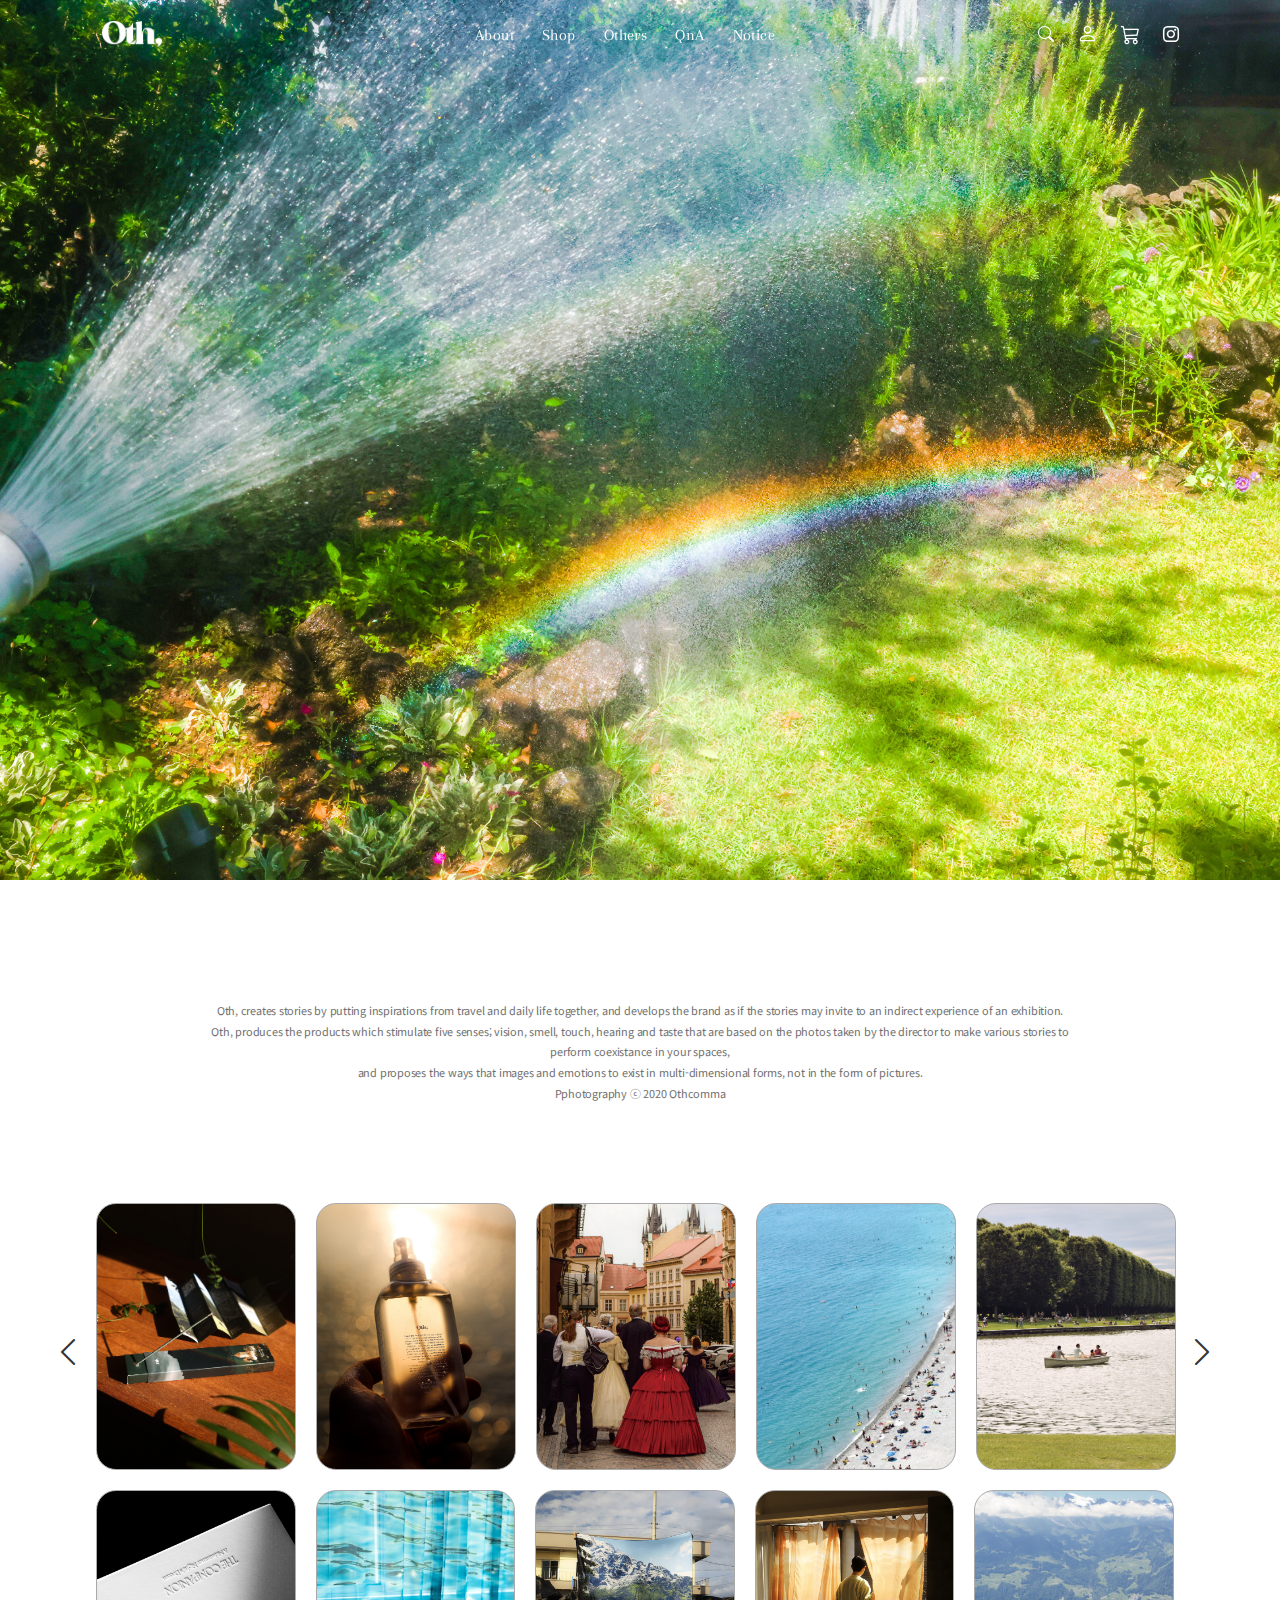
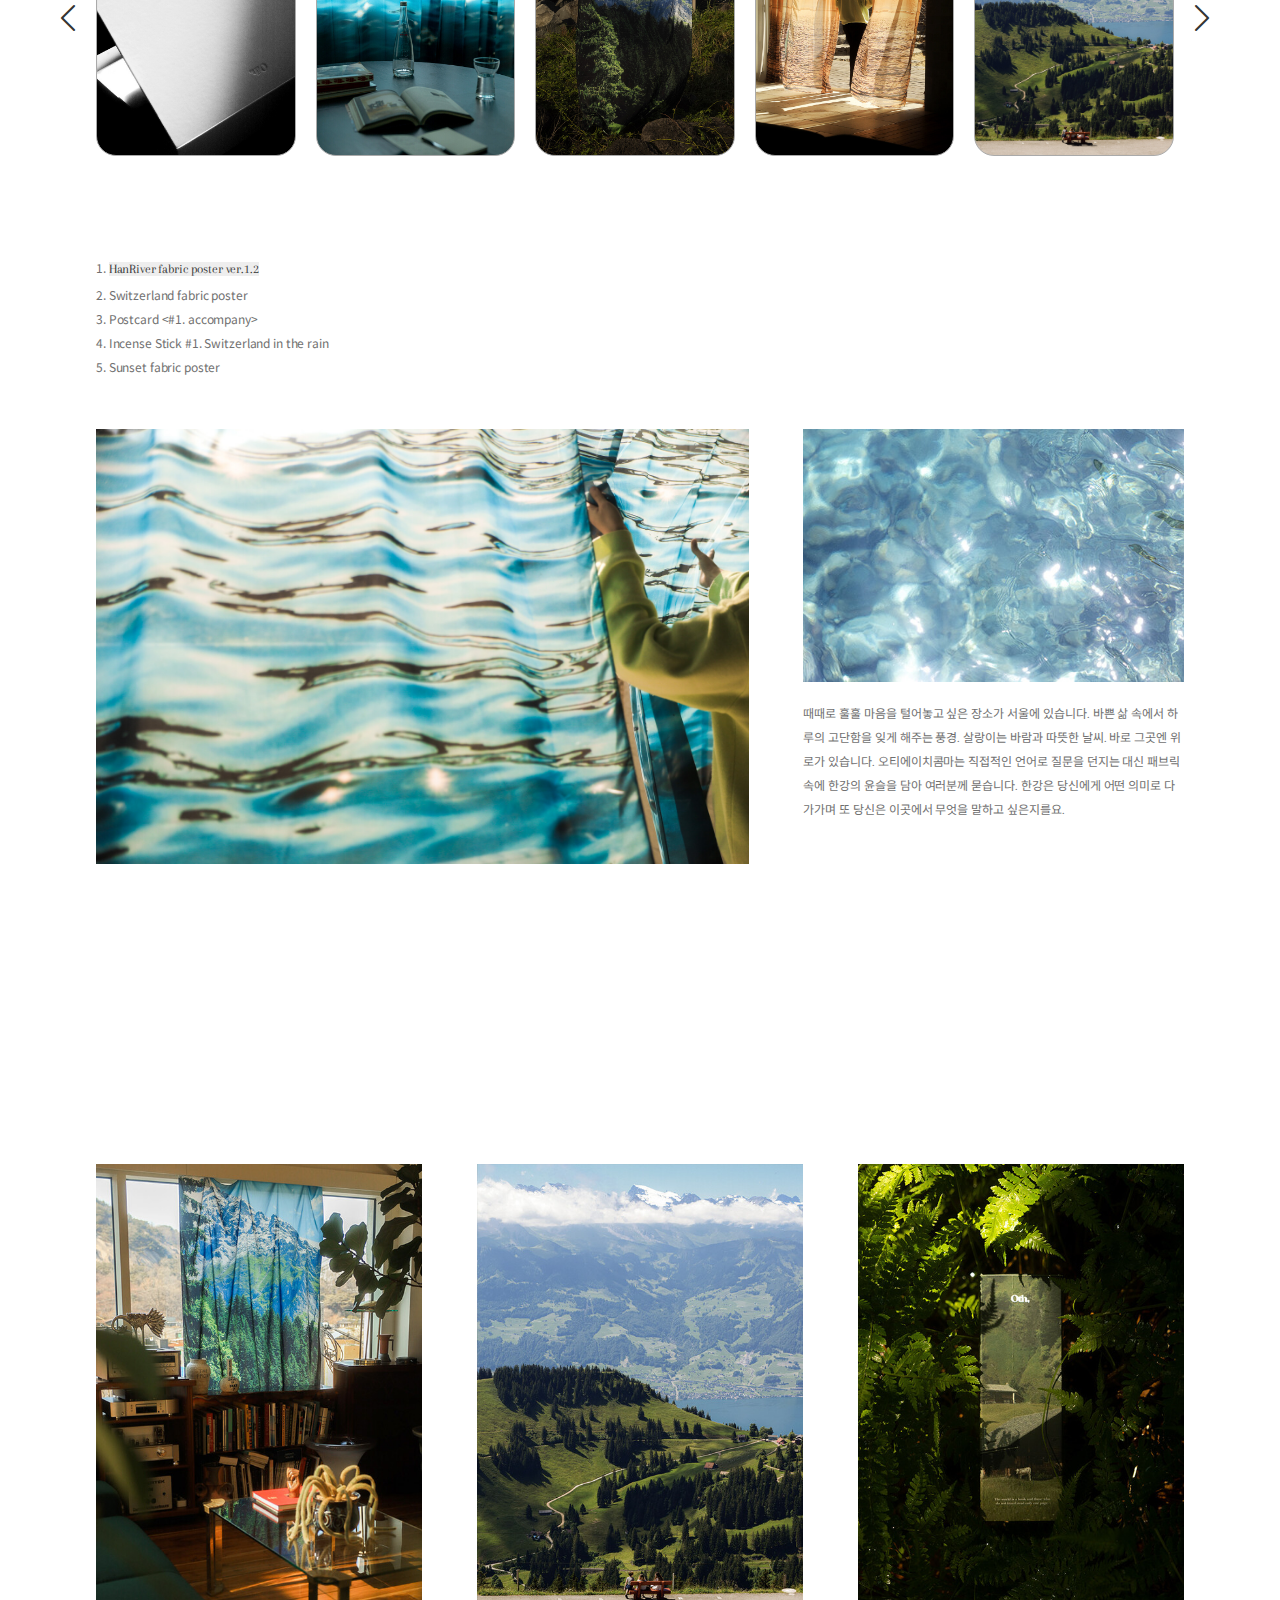
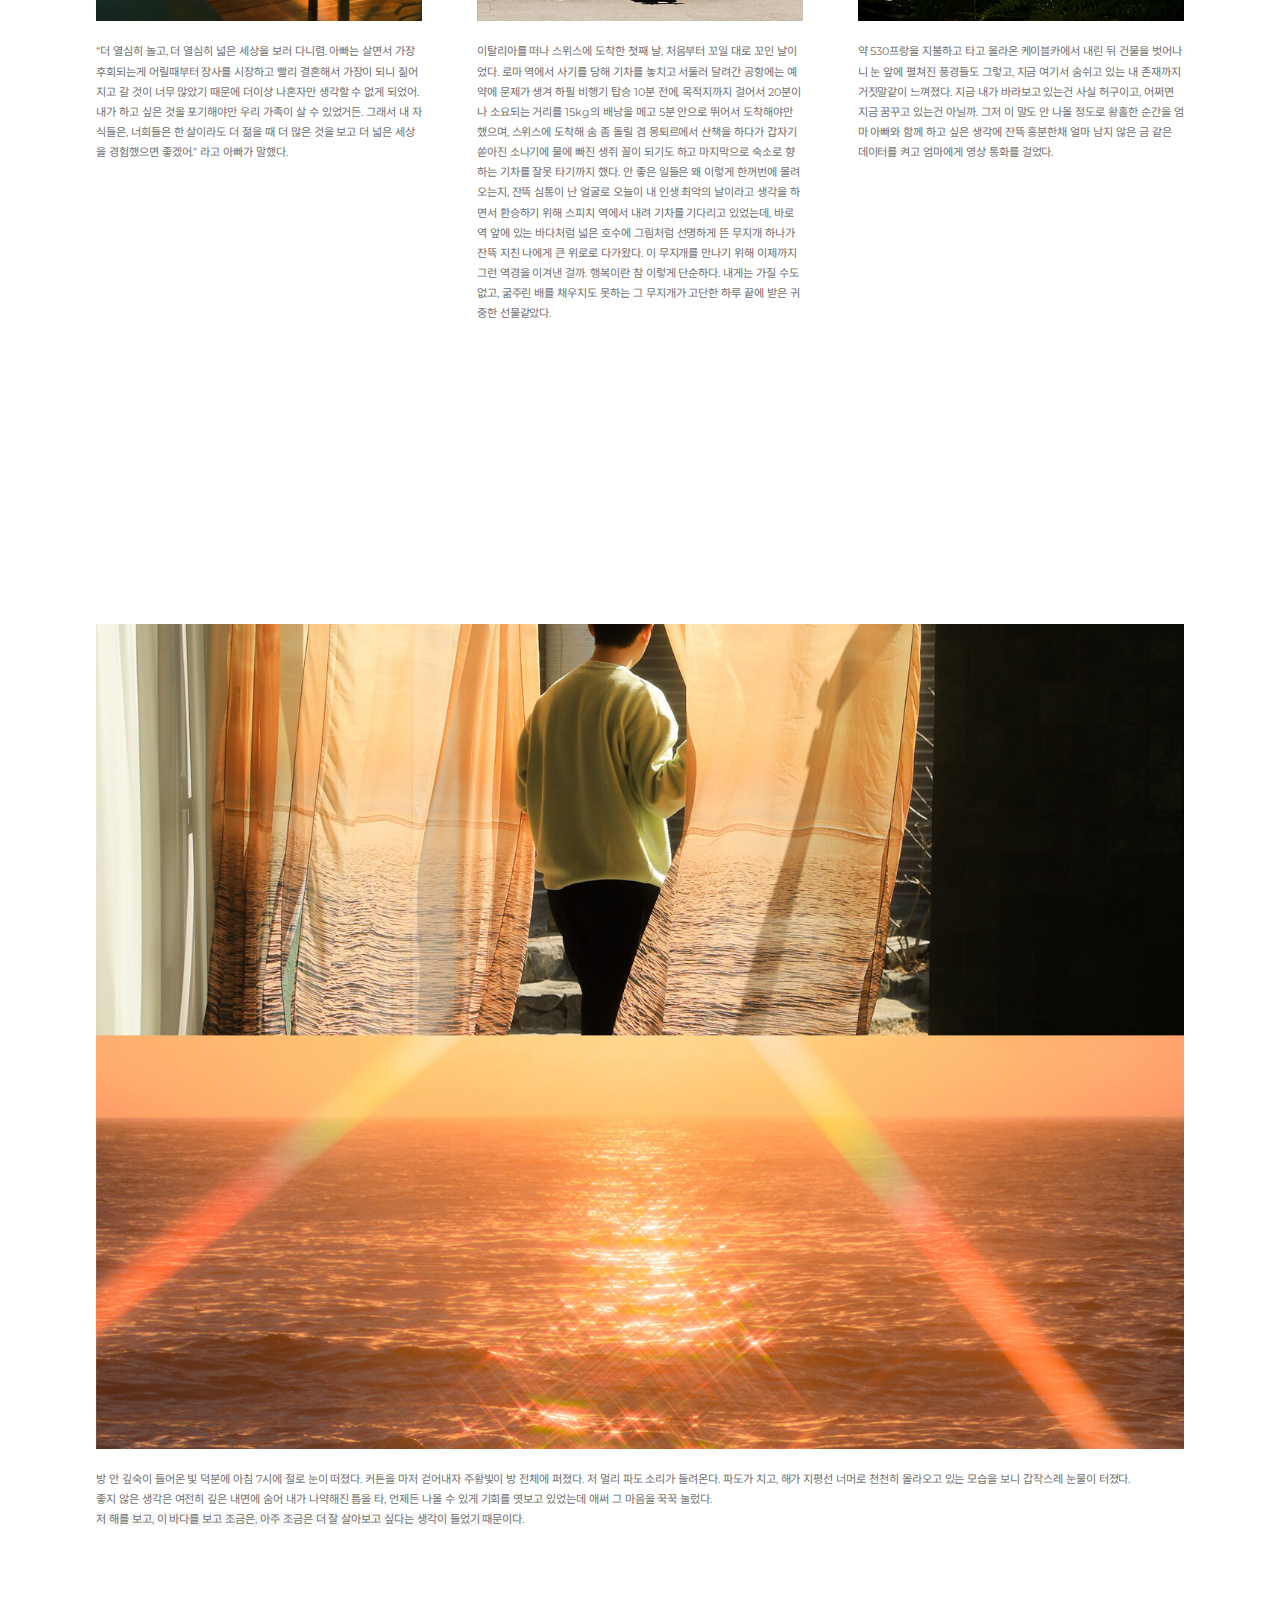
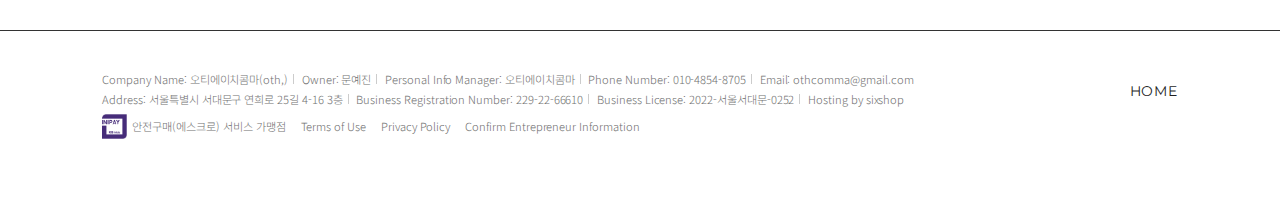
<file: index.html>
<!DOCTYPE html>
<html lang="ko">
<head>
  <meta charset="UTF-8">
  <meta name="viewport" content="width=device-width, initial-scale=1.0">
  <meta property="og:url" content="https://jiyxxn.github.io/Oth,/">
  <meta property="og:title" content="Oth,">
  <meta property="og:type" content="website">
  <meta property="og:image" content="./images/logo_img_black.jpg">
  <meta property="og:description" content="김지윤 포트폴리오">
  <title>Oth,</title>

  <link rel="stylesheet" href="https://cdn.jsdelivr.net/npm/bootstrap-icons@1.7.1/font/bootstrap-icons.css">
  <link rel="preconnect" href="https://fonts.googleapis.com">
  <link rel="preconnect" href="https://fonts.gstatic.com" crossorigin>
  <!-- Montserrat -->
  <link href="https://fonts.googleapis.com/css2?family=Montserrat:wght@300;400;500;600&display=swap" rel="stylesheet">
  <link rel="stylesheet" href="css/reset.css">
  <link rel="stylesheet" href="css/main.css">
  <script defer src="js/main.js"></script>

</head>
<body>
<div id="wrap">
  <header id="header">
    <h1><a href="#">오티에이치컴마</a></h1>
    <nav id="nav">
      <ul>
        <li><a href="#">About</a></li>
        <li><a href="#">Shop</a></li>
        <li><a href="#">Others</a></li>
        <li><a href="#">QnA</a></li>
        <li><a href="#">Notice</a></li>
      </ul>
    </nav>
    <div class="header_right">
      <ul>
        <li><a href="#"><i class="bi bi-search" title="검색"></i></a></li>
        <li><a href="#"><i class="bi bi-person" title="마이페이지"></i></a></li>
        <li><a href="#"><i class="bi bi-cart3" title="장바구니"></i></a></li>
        <li><a href="#"><i class="bi bi-instagram" title="Oth, 인스타그램 바로가기"></i></a></li>
      </ul>
    </div>
  </header>
  <hr>
  <!-- //header -->

  <div class="main_visual"></div>
  <hr>
  <!-- //main visual -->

  <main id="main">
    <section class="section0">
      <h2 class="blind">오티에이치컴마 소개글</h2>
      <p>
        Oth, creates stories by putting inspirations from travel and daily life together, and develops the brand as if the stories may invite to an indirect experience of an exhibition. <br/>

        Oth, produces the products which stimulate five senses; vision, smell, touch, hearing and taste that are based on the photos taken by the director to make various stories to perform coexistance in your spaces, <br/>

        and proposes the ways that images and emotions to exist in multi-dimensional forms, not in the form of pictures.<br/>

        Pphotography ⓒ 2020 Othcomma
      </p>
    </section>
    <hr>
    <!-- //section0 -->

    <section class="section1">
      <h2 class="blind">상품 모아보기</h2>
      <div class="prodRow">
        <ul>
          <li>
            <a href="#">
              <!-- <img src="images/product_1.jpg" alt="인센스 스타터팩"> -->
              <ul>
                <li>인센스 스타터팩</li>
                <li>14,000원</li>
              </ul>
            </a>
          </li>
          <li>
            <a href="#">
              <!-- <img src="images/product_2.jpg" alt="젊은 날의 바다"> -->
              <ul>
                <li>젊은 날의 바다</li>
                <li><span class="salePrice">25,200원</span><span class="delPrice">29,000원</span></li>
              </ul>
            </a>
          </li>
          <li>
            <a href="#">
              <!-- <img src="images/product_3.jpg" alt="나른한 프라하의 카페"> -->
              <ul>
                <li>#4. 나른한 프라하의 카페</li>
                <li><span class="salePrice">19,200원</span><span class="delPrice">24,000원</span></li>
              </ul>
            </a>
          </li>
          <li>
            <a href="#">
              <!-- <img src="images/product_4.jpg" alt="찬란한 니스 해변"> -->
              <ul>
                <li>#3. 찬란한 니스 해변</li>
                <li><span class="salePrice">19,200원</span><span class="delPrice">24,000원</span></li>
              </ul>
            </a>
          </li>
          <li>
            <a href="#">
              <!-- <img src="images/product_5.jpg" alt="베르사유 정원에서 피크닉"> -->
              <ul>
                <li>#2. 베르사유 정원에서 피크닉</li>
                <li><span class="salePrice">19,200원</span><span class="delPrice">24,000원</span></li>
              </ul>
            </a>
          </li>
          <li>
            <a href="#">
              <!-- <img src="images/product_14.jpg" alt="비오는 날의 스위스"> -->
              <ul>
                <li>#1. 비오는 날의 스위스</li>
                <li><span class="salePrice">19,200원</span><span class="delPrice">24,000원</span></li>
              </ul>
            </a>
          </li>
        </ul>
      </div>
      <div class="arrow_top">
        <i class="bi bi-chevron-left"></i>
        <i class="bi bi-chevron-right"></i>
      </div>
      <!-- //prodRow1 -->

      <div class="prodRow">
        <ul>
          <li>
            <a href="#">
              <!-- <img src="images/product_6.jpg" alt="The Companion"> -->
              <ul>
                <li class="upperCase">The Companion</li>
                <li><span class="salePrice">33,600원</span><span class="delPrice">42,000원</span></li>
              </ul>
            </a>
          </li>
          <li>
            <a href="#">
              <!-- <img src="images/product_7.jpg" alt="Han River"> -->
              <ul>
                <li>Han River</li>
                <li><span class="salePrice">34,400원</span><span class="delPrice">43,000원</span></li>
              </ul>
            </a>
          </li>
          <li>
            <a href="#">
              <!-- <img src="images/product_8.jpg" alt="Switzerland"> -->
              <ul>
                <li>#4. 나른한 프라하의 카페</li>
                <li><span class="salePrice">52,700원</span><span class="delPrice">62,000원</span></li>
              </ul>
            </a>
          </li>
          <li>
            <a href="#">
              <!-- <img src="images/product_9.jpg" alt="Sunset"> -->
              <ul>
                <li>Sunset</li>
                <li><span class="salePrice">52,700원</span><span class="delPrice">62,000원</span></li>
              </ul>
            </a>
          </li>
          <li>
            <a href="#">
              <!-- <img src="images/product_15.jpg" alt="엽서북 동행"> -->
              <ul>
                <li>엽서북 &lt;1. 동행&gt;</li>
                <li>15,000원</li>
              </ul>
            </a>
          </li>
          <li>
            <a href="#">
              <!-- <img src="images/product_16.jpg" alt="엽서북 내 삶을 지탱해주는 것들"> -->
              <ul>
                <li>엽서북 &lt;2. 내 삶을 지탱해주는 것들&gt;</li>
                <li>15,000원</li>
              </ul>
            </a>
          </li>
          <li>
            <a href="#">
              <!-- <img src="images/product_17.jpg" alt="엽서북 꿈결같던 파도"> -->
              <ul>
                <li>엽서북 &lt;3. 꿈결같던 파도&gt;</li>
                <li>15,000원</li>
              </ul>
            </a>
          </li>
          <li>
            <a href="#">
              <!-- <img src="images/product_18.jpg" alt="엽서북 일기"> -->
              <ul>
                <li>엽서북 &lt;4. 일기&gt;</li>
                <li>15,000원</li>
              </ul>
            </a>
          </li>
          <li>
            <a href="#">
              <!-- <img src="images/product_19.jpg" alt="엽서북 꿈 속에서 보내는 편지"> -->
              <ul>
                <li>엽서북 &lt;5. 꿈 속에서 보내는 편지&gt;</li>
                <li><span class="salePrice">20,425원</span><span class="delPrice">21,500원</span></li>
              </ul>
            </a>
          </li>
          <li>
            <a href="#">
              <!-- <img src="images/product_20.jpg" alt="해무 인센스 홀더"> -->
              <ul>
                <li>해무 인센스 홀더</li>
                <li><span class="salePrice">45,000원</span><span class="delPrice">50,000원</span></li>
              </ul>
            </a>
          </li>
        </ul>
      </div>
      <div class="arrow_bottom">
        <i class="bi bi-chevron-left"></i>
        <i class="bi bi-chevron-right"></i>
      </div>
      <!-- //prodRow2 -->
    </section>
    <hr>
    <!-- // section1 -->

    <section class="section2">
      <h2 class="blind">주요 제품 소개</h2>
      <ol>
        <li>1. <span>HanRiver fabric poster ver.1.2</span></li>
        <li>2. Switzerland fabric poster</li>
        <li>3. Postcard &lt;#1. accompany&gt;</li>
        <li>4. Incense Stick #1. Switzerland in the rain</li>
        <li>5. Sunset fabric poster</li>
      </ol>
      <article class="hanRiver">
        <h3 class="blind">한강의 윤슬</h3>
        <a href="#"><img src="images/middle_img.jpg" alt="한강 패브릭 포스터"></a>
        <ul>
          <li><img src="images/water.jpg" alt="한강의 윤슬"></li>
          <li>
            때때로 훌훌 마음을 털어놓고 싶은 장소가 서울에 있습니다. 바쁜 삶 속에서 하루의 고단함을 잊게 해주는 풍경. 살랑이는 바람과 따뜻한 날씨. 바로 그곳엔 위로가 있습니다. 오티에이치콤마는 직접적인 언어로 질문을 던지는 대신 패브릭 속에 한강의 윤슬을 담아 여러분께 묻습니다. 한강은 당신에게 어떤 의미로 다가가며 또 당신은 이곳에서 무엇을 말하고 싶은지를요.
          </li>
        </ul>
      </article>
      <article class="art_row">
        <h3 class="blind">오티에이치컴마 이야기</h3>
        <ul>
          <li>
            <a href="#"><img src="images/product_11.jpg" alt="Switzerland 패브릭 포스터"></a>
            <p>
              “더 열심히 놀고, 더 열심히 넓은 세상을 보러 다니렴. 아빠는 살면서 가장 후회되는게 어릴때부터 장사를 시장하고 빨리 결혼해서 가장이 되니 짊어지고 갈 것이 너무 많았기 때문에 더이상 나혼자만 생각할 수 없게 되었어. 내가 하고 싶은 것을 포기해야만 우리 가족이 살 수 있었거든. 그래서 내 자식들은, 너희들은 한 살이라도 더 젊을 때 더 많은 것을 보고 더 넓은 세상을 경험했으면 좋겠어.” 라고 아빠가 말했다.
            </p>
          </li>
          <li>
            <a href="#"><img src="images/product_12.jpg" alt="엽서북 동행"></a>
            <p>
              이탈리아를 떠나 스위스에 도착한 첫째 날, 처음부터 꼬일 대로 꼬인 날이었다. 로마 역에서 사기를 당해 기차를 놓치고 서둘러 달려간 공항에는 예약에 문제가 생겨 하필 비행기 탑승 10분 전에, 목적지까지 걸어서 20분이나 소요되는 거리를 15kg의 배낭을 메고 5분 안으로 뛰어서 도착해야만 했으며, 스위스에 도착해 숨 좀 돌릴 겸 몽퇴르에서 산책을 하다가 갑자기 쏟아진 소나기에 물에 빠진 생쥐 꼴이 되기도 하고 마지막으로 숙소로 향하는 기차를 잘못 타기까지 했다. 안 좋은 일들은 왜 이렇게 한꺼번에 몰려오는지, 잔뜩 심통이 난 얼굴로 오늘이 내 인생 최악의 날이라고 생각을 하면서 환승하기 위해 스피치 역에서 내려 기차를 기다리고 있었는데, 바로 역 앞에 있는 바다처럼 넓은 호수에 그림처럼 선명하게 뜬 무지개 하나가 잔뜩 지친 나에게 큰 위로로 다가왔다. 이 무지개를 만나기 위해 이제까지 그런 역경을 이겨낸 걸까. 행복이란 참 이렇게 단순하다. 내게는 가질 수도 없고, 굶주린 배를 채우지도 못하는 그 무지개가 고단한 하루 끝에 받은 귀중한 선물같았다. 
            </p>
          </li>
          <li>
            <a href="#"><img src="images/product_13.jpg" alt="Switzerland in the rain 인센스 스틱"></a>
            <p>
              약 530프랑을 지불하고 타고 올라온 케이블카에서 내린 뒤 건물을 벗어나니 눈 앞에 펼쳐진 풍경들도 그렇고, 지금 여기서 숨쉬고 있는 내 존재까지 거짓말같이 느껴졌다. 지금 내가 바라보고 있는건 사실 허구이고, 어쩌면 지금 꿈꾸고 있는건 아닐까. 그저 이 말도 안 나올 정도로 황홀한 순간을 엄마 아빠와 함께 하고 싶은 생각에 잔뜩 흥분한채 얼마 남지 않은 금 같은 데이터를 켜고 엄마에게 영상 통화를 걸었다.
            </p>
          </li>
        </ul>
      </article>
      <article class="sunset">
        <h3 class="blind">오티에이치컴마 이야기</h3>
        <a href="#"><img src="images/bottom_img.jpg" alt="sunset 패브릭 포스터"></a>
        <p>
          방 안 깊숙이 들어온 빛 덕분에 아침 7시에 절로 눈이 떠졌다. 커튼을 마저 걷어내자 주황빛이 방 전체에 퍼졌다. 저 멀리 파도 소리가 들려온다. 파도가 치고, 해가 지평선 너머로 천천히 올라오고 있는 모습을 보니 갑작스레 눈물이 터졌다.<br>

          좋지 않은 생각은 여전히 깊은 내면에 숨어 내가 나약해진 틈을 타, 언제든 나올 수 있게 기회를 엿보고 있었는데 애써 그 마음을 꾹꾹 눌렀다.<br>

          <span>저 해를 보고, 이 바다를 보고 조금은, 아주 조금은 더 잘 살아보고 싶다는 생각이 들었기 때문이다.</span>
        </p>
      </article>
    </section>
    <hr>
    <!-- //section2 -->
  </main>

  <footer id="footer">
    <address>
      <p>
        <span>Company Name: 오티에이치콤마(oth,)</span>
        <span>Owner: 문예진</span>
        <span>Personal Info Manager: 오티에이치콤마</span>
        <span>Phone Number: 010-4854-8705</span>
        <span>Email: othcomma@gmail.com</span>
      </p>
      <p>
        <span>Address: 서울특별시 서대문구 연희로 25길 4-16 3층</span>
        <span>Business Registration Number: 229-22-66610</span>
        <span>Business License: 2022-서울서대문-0252</span>
        <span>Hosting by sixshop</span>
      </p>
    </address>
    <ul>
      <li><a href="#">안전구매(에스크로) 서비스 가맹점</a></li>
      <li><a href="#">Terms of Use</a></li>
      <li><a href="#">Privacy Policy</a></li>
      <li><a href="#">Confirm Entrepreneur Information</a></li>
    </ul>
    <a href="#">Home</a>
  </footer>
</div>
<!-- //wrap -->
</body>
</html>
</file>
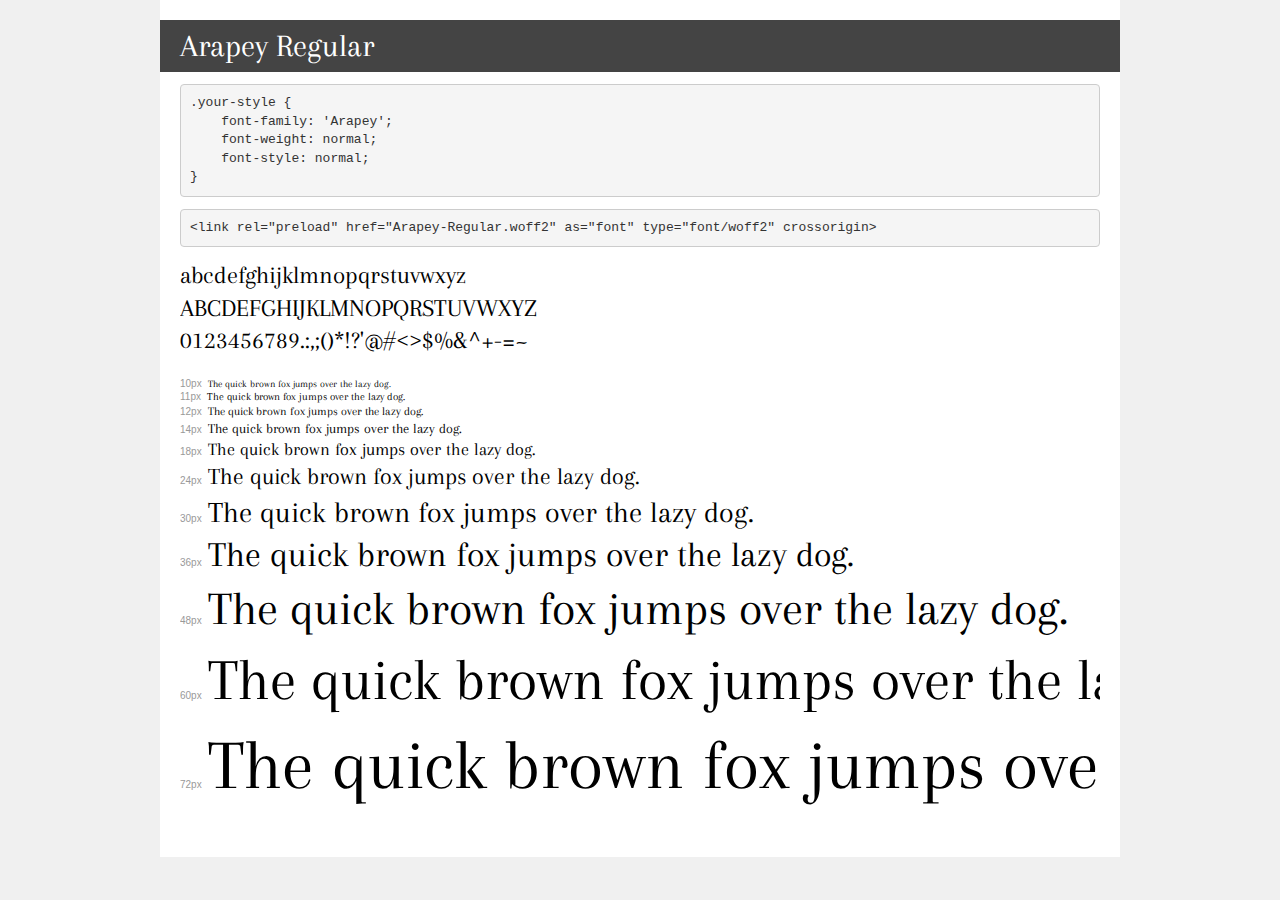
<file: fonts/demo.html>
<!DOCTYPE html>
<html lang="en">
<head>
    <meta charset="utf-8">
    <meta http-equiv="X-UA-Compatible" content="IE=edge">
    <meta name="viewport" content="width=device-width, initial-scale=1">
    <meta name="robots" content="noindex, noarchive">
    <meta name="format-detection" content="telephone=no">
    <title>Transfonter demo</title>
    <link href="stylesheet.css" rel="stylesheet">
    <style>
        /*
        http://meyerweb.com/eric/tools/css/reset/
        v2.0 | 20110126
        License: none (public domain)
        */
        html, body, div, span, applet, object, iframe,
        h1, h2, h3, h4, h5, h6, p, blockquote, pre,
        a, abbr, acronym, address, big, cite, code,
        del, dfn, em, img, ins, kbd, q, s, samp,
        small, strike, strong, sub, sup, tt, var,
        b, u, i, center,
        dl, dt, dd, ol, ul, li,
        fieldset, form, label, legend,
        table, caption, tbody, tfoot, thead, tr, th, td,
        article, aside, canvas, details, embed,
        figure, figcaption, footer, header, hgroup,
        menu, nav, output, ruby, section, summary,
        time, mark, audio, video {
            margin: 0;
            padding: 0;
            border: 0;
            font-size: 100%;
            font: inherit;
            vertical-align: baseline;
        }
        /* HTML5 display-role reset for older browsers */
        article, aside, details, figcaption, figure,
        footer, header, hgroup, menu, nav, section {
            display: block;
        }
        body {
            line-height: 1;
        }
        ol, ul {
            list-style: none;
        }
        blockquote, q {
            quotes: none;
        }
        blockquote:before, blockquote:after,
        q:before, q:after {
            content: '';
            content: none;
        }
        table {
            border-collapse: collapse;
            border-spacing: 0;
        }
        /* demo styles */
        body {
            background: #f0f0f0;
            color: #000;
        }
        .page {
            background: #fff;
            width: 920px;
            margin: 0 auto;
            padding: 20px 20px 0 20px;
            overflow: hidden;
        }
        .font-container {
            overflow-x: auto;
            overflow-y: hidden;
            margin-bottom: 40px;
            line-height: 1.3;
            white-space: nowrap;
            padding-bottom: 5px;
        }
        h1 {
            position: relative;
            background: #444;
            font-size: 32px;
            color: #fff;
            padding: 10px 20px;
            margin: 0 -20px 12px -20px;
        }
        .letters {
            font-size: 25px;
            margin-bottom: 20px;
        }
        .s10:before {
            content: '10px';
        }
        .s11:before {
            content: '11px';
        }
        .s12:before {
            content: '12px';
        }
        .s14:before {
            content: '14px';
        }
        .s18:before {
            content: '18px';
        }
        .s24:before {
            content: '24px';
        }
        .s30:before {
            content: '30px';
        }
        .s36:before {
            content: '36px';
        }
        .s48:before {
            content: '48px';
        }
        .s60:before {
            content: '60px';
        }
        .s72:before {
            content: '72px';
        }
        .s10:before, .s11:before, .s12:before, .s14:before,
        .s18:before, .s24:before, .s30:before, .s36:before,
        .s48:before, .s60:before, .s72:before {
            font-family: Arial, sans-serif;
            font-size: 10px;
            font-weight: normal;
            font-style: normal;
            color: #999;
            padding-right: 6px;
        }
        pre {
            display: block;
            padding: 9px;
            margin: 0 0 12px;
            font-family: Monaco, Menlo, Consolas, "Courier New", monospace;
            font-size: 13px;
            line-height: 1.428571429;
            color: #333;
            font-weight: normal;
            font-style: normal;
            background-color: #f5f5f5;
            border: 1px solid #ccc;
            overflow-x: auto;
            border-radius: 4px;
        }
        /* responsive */
        @media (max-width: 959px) {
            .page {
                width: auto;
                margin: 0;
            }
        }
    </style>
</head>
<body>
<div class="page">
    <div class="demo">
        <h1 style="font-family: 'Arapey'; font-weight: normal; font-style: normal;">Arapey Regular</h1>
        <pre title="Usage">.your-style {
    font-family: 'Arapey';
    font-weight: normal;
    font-style: normal;
}</pre>
        <pre title="Preload (optional)">
&lt;link rel=&quot;preload&quot; href=&quot;Arapey-Regular.woff2&quot; as=&quot;font&quot; type=&quot;font/woff2&quot; crossorigin&gt;</pre>
        <div class="font-container" style="font-family: 'Arapey'; font-weight: normal; font-style: normal;">
            <p class="letters">
                abcdefghijklmnopqrstuvwxyz<br>
ABCDEFGHIJKLMNOPQRSTUVWXYZ<br>
                0123456789.:,;()*!?'@#&lt;&gt;$%&^+-=~
            </p>
            <p class="s10" style="font-size: 10px;">The quick brown fox jumps over the lazy dog.</p>
            <p class="s11" style="font-size: 11px;">The quick brown fox jumps over the lazy dog.</p>
            <p class="s12" style="font-size: 12px;">The quick brown fox jumps over the lazy dog.</p>
            <p class="s14" style="font-size: 14px;">The quick brown fox jumps over the lazy dog.</p>
            <p class="s18" style="font-size: 18px;">The quick brown fox jumps over the lazy dog.</p>
            <p class="s24" style="font-size: 24px;">The quick brown fox jumps over the lazy dog.</p>
            <p class="s30" style="font-size: 30px;">The quick brown fox jumps over the lazy dog.</p>
            <p class="s36" style="font-size: 36px;">The quick brown fox jumps over the lazy dog.</p>
            <p class="s48" style="font-size: 48px;">The quick brown fox jumps over the lazy dog.</p>
            <p class="s60" style="font-size: 60px;">The quick brown fox jumps over the lazy dog.</p>
            <p class="s72" style="font-size: 72px;">The quick brown fox jumps over the lazy dog.</p>
        </div>
    </div>

</div>
</body>
</html>
</file>
<file: css/main.css>
/* NotoSansKR */
@import url('https://fonts.googleapis.com/css2?family=Noto+Sans+KR:wght@300;400;500;700&display=swap');
/* font-family: 'Noto Sans KR', sans-serif; */

@font-face {
  font-family: 'Arapey';
  src: url('./../fonts/Arapey-Regular.woff2') format('woff2'),
      url('./../fonts/Arapey-Regular.woff') format('woff');
  font-weight: normal;
  font-style: normal;
  font-display: swap;
}

/* common */
body {
  font-family: 'Montserrat', 'Noto Sans KR', sans-serif;
  font-size: 14px;
  letter-spacing: -0.09em;
  color: #1f1f1f;
}
a, a:hover {
  text-decoration: none;
  color: #1f1f1f;
}

/* layout */
div#wrap {
  /* position: relative; */
  width: 100%;
}

header#header {
  position: fixed;
  width: 100%;
  height: 70px;
  padding: 0 8%;
  z-index: 990;
  display: flex;
  align-items: center;
  justify-content: space-between;
  transition: background 0.3s;
}

div.main_visual {
  position: relative;
  width: 100%;
  height: 100vh;
  top: 0;
  left: 0;
  background: url(../images/main_img.jpg) no-repeat 0px -20px;
  background-size: cover;
  z-index: 1;
}

main#main {
  width: 100%;
  height: auto;
  padding: 100px 0;
}

footer#footer {
  width: 100%;
  height: 180px;
}



/* header */
header#header > h1 > a {
  display: block;
  text-indent: -9999px;
  overflow: hidden;
  width: 60px;
  height: 30px;
  background: url(../images/logo_img_black.png)no-repeat 0 0;
  background-size: contain;
  filter: invert(1);
  transition: filter 0.3s;
}

header#header > nav {
  width: 25%;
  min-width: 300px;
  margin-left: 50px;
}

header#header > nav > ul {
  width: 100%;
  display: flex;
  justify-content: space-between;
}

header#header > nav > ul > li > a {
  font-family: 'Arapey';
  color: #fff;
  letter-spacing: 0.4px;
  transition: color 0.3s;
}
header#header > div.header_right {
  width: 10%;
  min-width: 140px;
}
header#header > div.header_right > ul {
  width: 100%;
  display: flex;
  justify-content: space-between;
  align-items: center;
}

header#header > div.header_right i {
  transition: color 0.2s;
}

.bi-search, .bi-instagram {
  font-size: 1rem;
  color: #ffffff;
}

.bi-person {
  font-size: 1.3rem;
  color: #ffffff;

}

.bi-cart3 {
  font-size: 1.2rem;
  color: #ffffff;
}

/* header active */
header#header.active {
  background: #fff;
  box-shadow: 2px 0 2px #1f1f1f30;
}

header#header.active > h1 > a {
  filter: invert(0);
}

header#header.active > nav > ul > li > a {
  color: #333;
}

header#header.active i {
  color: #333;
}

/* header hover */
header#header nav > ul > li > a:hover, header#header i:hover {
  color: #ffffff85;
}
header#header.active nav > ul > li > a:hover, header#header.active i:hover {
  color: #33333375;
}


/* main */
section.section0 {
  width: 70%;
  margin: 0 auto;
  text-align: center;
}
section.section0 > p {
  font-family: 'Noto Sans KR', sans-serif;
  font-weight: 400;
  font-size: 0.68em;
  letter-spacing: -0.02em;
  line-height: 1.9em;
  color: #707070;
}

section.section1 {
  position: relative;
  width: 85%;
  margin: 100px auto;
}
section.section1 > div.prodRow {
  position: relative;
  width: 100%;
  /* border: solid 1px red; */
  margin-bottom: 20px;
  overflow: hidden;
}
section.section1 > div > ul {
  display: flex;
  /* border: solid 1px orange; */
  column-gap: 20px;
  transition: transform 0.3s linear;
}

section.section1 > div:first-of-type > ul {
  width: 119.5%;
  /* transform: translateX(-200px); */
}
section.section1 > div:nth-of-type(3) > ul{
  width: 200%;
}
section.section1 > div.prodRow > ul > li {
  aspect-ratio: 3 / 4;
  border-radius: 20px;
  background: url(../images/product_1.jpg) no-repeat 0 0 / cover;
  border: solid 1px #aaa;
}
section.section1 > div:first-of-type > ul > li {
  width: 16.6%;

}
section.section1 > div:nth-of-type(3) > ul > li {
  width: 10%;
}
section.section1 > div:first-of-type > ul > li:nth-child(2){
  background: url(../images/product_2.jpg) no-repeat 0 0 / cover;
}
section.section1 > div:first-of-type > ul > li:nth-child(3){
  background: url(../images/product_3.jpg) no-repeat 0 0 / cover;
}
section.section1 > div:first-of-type > ul > li:nth-child(4){
  background: url(../images/product_4.jpg) no-repeat 0 0 / cover;
}
section.section1 > div:first-of-type > ul > li:nth-child(5){
  background: url(../images/product_5.jpg) no-repeat 0 0 / cover;
}
section.section1 > div:first-of-type > ul > li:nth-child(6){
  background: url(../images/product_14.jpg) no-repeat 0 0 / cover;
}
section.section1 > div:nth-of-type(3) > ul > li:nth-child(1){
  background: url(../images/product_6.jpg) no-repeat 0 0 / cover;
}
section.section1 > div:nth-of-type(3) > ul > li:nth-child(2){
  background: url(../images/product_7.jpg) no-repeat 0 0 / cover;
}
section.section1 > div:nth-of-type(3) > ul > li:nth-child(3){
  background: url(../images/product_8.jpg) no-repeat 0 0 / cover;
}
section.section1 > div:nth-of-type(3) > ul > li:nth-child(4){
  background: url(../images/product_9.jpg) no-repeat 0 0 / cover;
}
section.section1 > div:nth-of-type(3) > ul > li:nth-child(5){
  background: url(../images/product_15.jpg) no-repeat 0 0 / cover;
}
section.section1 > div:nth-of-type(3) > ul > li:nth-child(6){
  background: url(../images/product_16.jpg) no-repeat 0 0 / cover;
}
section.section1 > div:nth-of-type(3) > ul > li:nth-child(7){
  background: url(../images/product_17.jpg) no-repeat 0 0 / cover;
}
section.section1 > div:nth-of-type(3) > ul > li:nth-child(8){
  background: url(../images/product_18.jpg) no-repeat 0 0 / cover;
}
section.section1 > div:nth-of-type(3) > ul > li:nth-child(9){
  background: url(../images/product_19.jpg) no-repeat 0 0 / cover;
}
section.section1 > div:nth-of-type(3) > ul > li:nth-child(10){
  background: url(../images/product_20.jpg) no-repeat 0 0 / cover;
}

section.section1 > div.prodRow > ul > li:last-child {
}
section.section1 > div.prodRow > ul > li > a {
  position: relative;
  width: 100%;
  height: 100%;
  display: block;
}

section.section1 > div.prodRow > ul > li > a img {
  /* width: 100%;
  height: 100%; */

  /* object-fit: cover; */
}
section.section1 > div.prodRow > ul > li > a > ul {
  position: absolute;
  top: 50%;
  left: 50%;
  transform: translate(-50%, -50%);
  opacity: 1;
}
/* section.section1 > div.prodRow > ul > li:hover > a > ul {
  opacity: 1;
}
section.section1 > div.prodRow > ul > li:hover {
  opacity: 0.5;
} */
section.section1 > div.prodRow > ul > li ul {
  width: 100%;
  height: 100%;
  background: #ffffff00;
  display: flex;
  flex-flow: column nowrap;
  justify-content: center;
  transition: background 0.3s;
}
section.section1 > div.prodRow > ul > li:hover ul {
  background: #ffffff70;
}
section.section1 > div.prodRow > ul > li ul > li {
  font-family: 'Noto Sans KR', sans-serif;
  font-size: 0.85em;
  text-align: center;
  color: #333;
  line-height: 25px;
  opacity: 0;
  transition: opacity 0.3s;
}
section.section1 > div.prodRow > ul > li:hover ul > li {
  opacity: 1;
}
section.section1 > div.prodRow > ul > li ul > li span {
  font-size: 1em;

}
section.section1 > div.prodRow > ul > li ul > li span.salePrice {
  color: #eba877;
  margin-right: 8px;
}
section.section1 > div.prodRow > ul > li ul > li span.delPrice {
  text-decoration: line-through;
}

.bi-chevron-left  {
  position: absolute;
  left: -4%;
  font-size: 2rem;
  color: #333;
  cursor: pointer;
}
.bi-chevron-right {
  position: absolute;
  right: -3%;
  font-size: 2rem;
  color: #333;
  cursor: pointer;
}

div.arrow_top i{
  top: 24%;
}

div.arrow_bottom i{
  bottom: 22%;
}


section.section2 {
  width: 85%;
  margin: 0 auto;
}
section.section2 ol {}
section.section2 ol li {
  font-family: 'Noto Sans KR', sans-serif;
  font-size: 0.75em;
  line-height: 2em;
  letter-spacing: -0.01em;
  color: #707070;
}
section.section2 ol li:first-child span{
  font-family: 'Arapey';
  font-size: 1.1em;
  line-height: 2em;
  letter-spacing: -0.01em;
  background: #eee;
  color: #333;
}

.section2 > article.hanRiver {
  width: 100%;
  display: flex;
  margin-top: 50px;
  justify-content: space-between;
}

.section2 > article.hanRiver > a {
  width: 60%;
}
.section2 > article.hanRiver > a > img {
  width: 100%;
}

.section2 > article.hanRiver > ul {
  width: 35%;
}

.section2 > article.hanRiver > ul > li {
  font-size: 0.75em;
  line-height: 2em;
  letter-spacing: -0.05px;
  color: #707070;
}
.section2 > article.hanRiver > ul > li:last-child {
  margin-top: 20px;
}
.section2 > article.hanRiver > ul > li > img {
  width: 100%;
}


.section2 > article.art_row {
  width: 100%;
  margin: 300px auto;
}
.section2 > article.art_row > ul {
  display: flex;
  justify-content: space-between;
  column-gap: 5%;
}
.section2 > article.art_row > ul > li {
  flex: 1;
}

.section2 > article.art_row > ul > li > a > img {
  width: 100%;
}
.section2 > article.art_row > ul > li > p {
  margin-top: 20px;
  font-size: 0.7em;
  line-height: 1.8em;
  letter-spacing: -0.05px;
  color: #707070;
}

.section2 > article.sunset {
  width: 100%;
}
.section2 > article.sunset > a {}
.section2 > article.sunset > a > img {
  width: 100%;
}
.section2 > article.sunset > p {
  margin-top: 20px;
  font-size: 0.7em;
  line-height: 1.8em;
  letter-spacing: -0.05px;
  color: #707070;
}
.section2 > article.sunset > p > span {
  font-size: 1em;
  line-height: 1.8em;
  letter-spacing: -0.05px;
  color: #707070;
  background: #eeeeee70;
}


footer#footer {
  position: relative;
  width: 100%;
  border-top: solid 1px #333;
  padding: 3% 8%;
}

footer#footer > address {}
footer#footer > address span, footer#footer ul a {
  font-family: "Noto Sans KR", sans-serif;
  font-weight: 300;
  font-size: 0.7em;
  line-height: 1.8em;
  letter-spacing: -0.05px;
  color: #707070;
}
footer#footer > address > p {}
footer#footer > address > p > span {}
footer#footer > address > p > span::after {
  position: relative;
  content: "";
  display: inline-block;
  width: 1px;
  height: 10px;
  background: #ccc;
  margin: 0 5px;
}
footer#footer > address > p > span:last-child::after {
  display: none;
}

footer#footer ul {
  display: flex;
  column-gap: 15px;;
}
footer#footer ul li a {
  display: block;
  margin-top: 5px;
  line-height: 25px;
}
footer#footer ul li:first-child a {
  padding-left: 30px;
  background: url(../images/inipay.png) no-repeat 0 0;
  background-size: contain;
}
footer#footer > a {
  position: absolute;
  top: 30%;
  right: 8%;
  text-transform: uppercase;
  font-size: 0.9em;
  letter-spacing: 0.05em;
}
</file>
<file: fonts/stylesheet.css>
@font-face {
    font-family: 'Arapey';
    src: url('Arapey-Regular.woff2') format('woff2'),
        url('Arapey-Regular.woff') format('woff');
    font-weight: normal;
    font-style: normal;
    font-display: swap;
}
</file>
